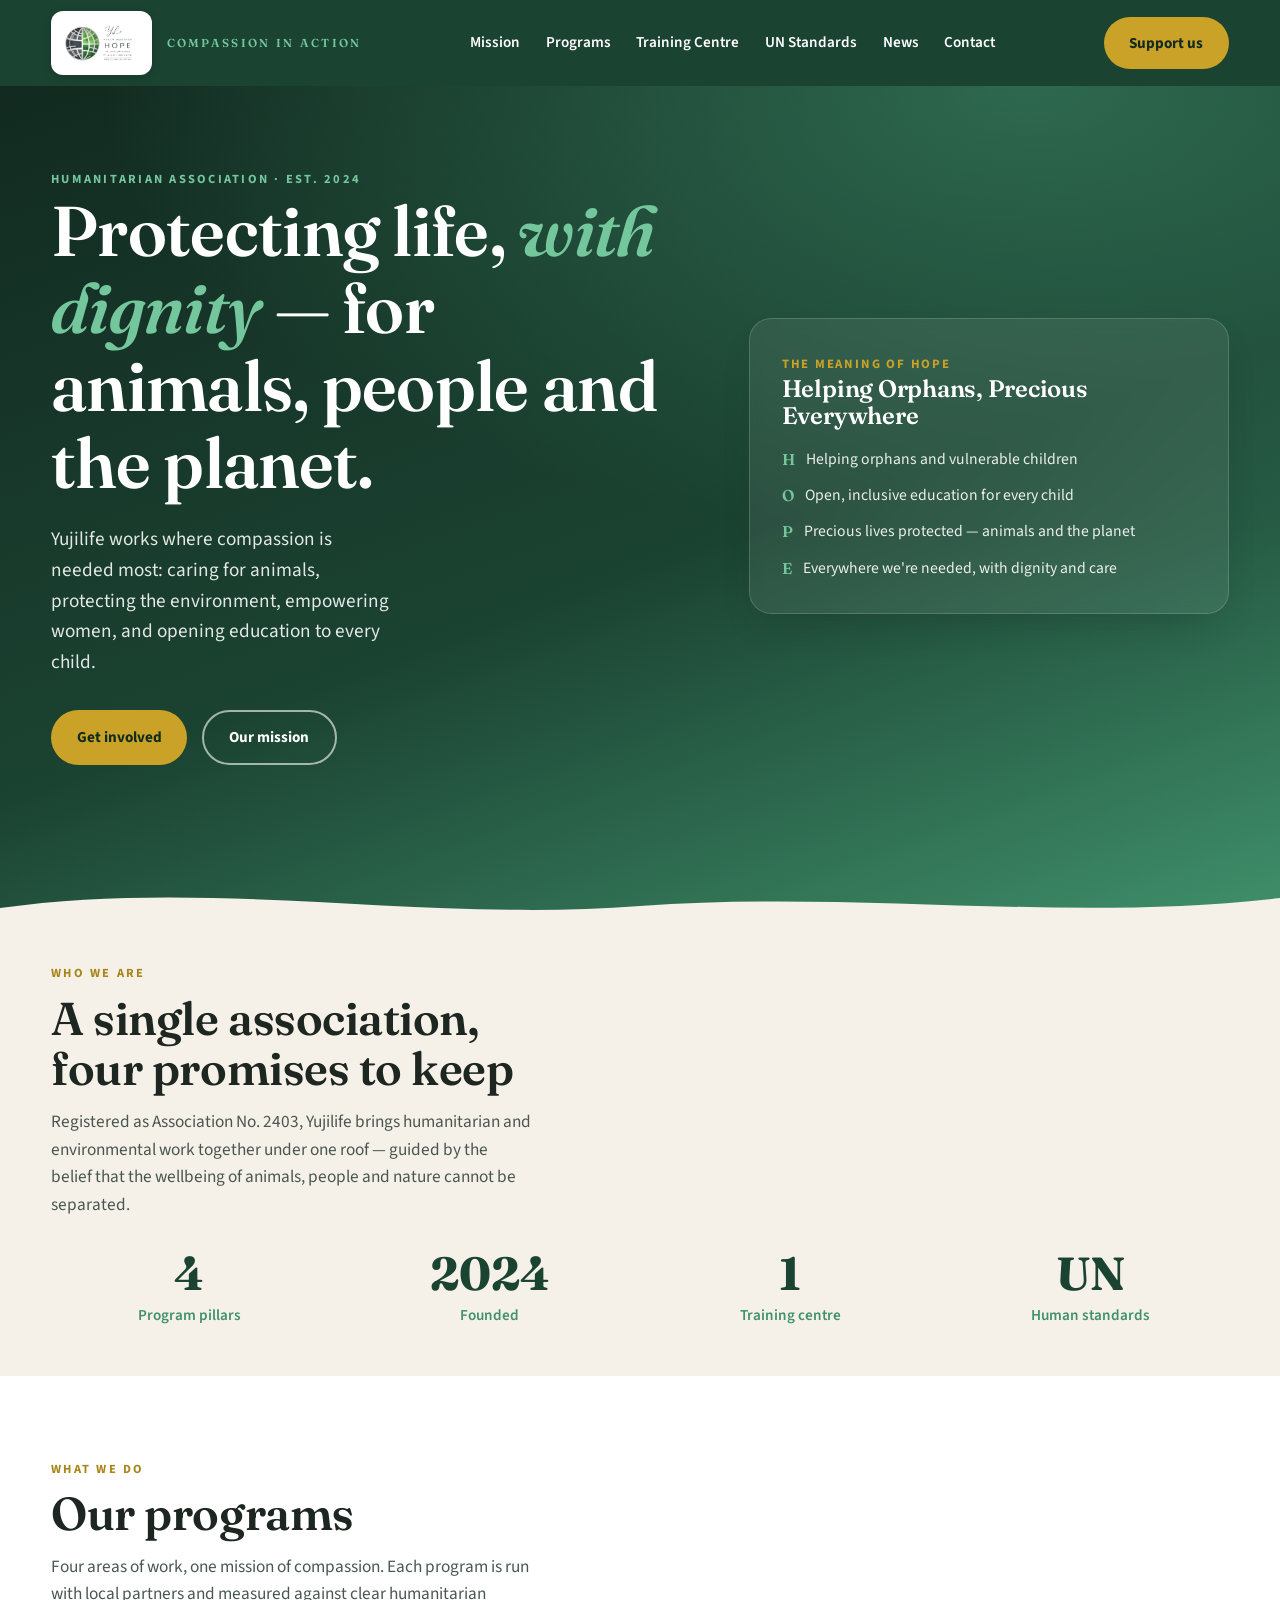
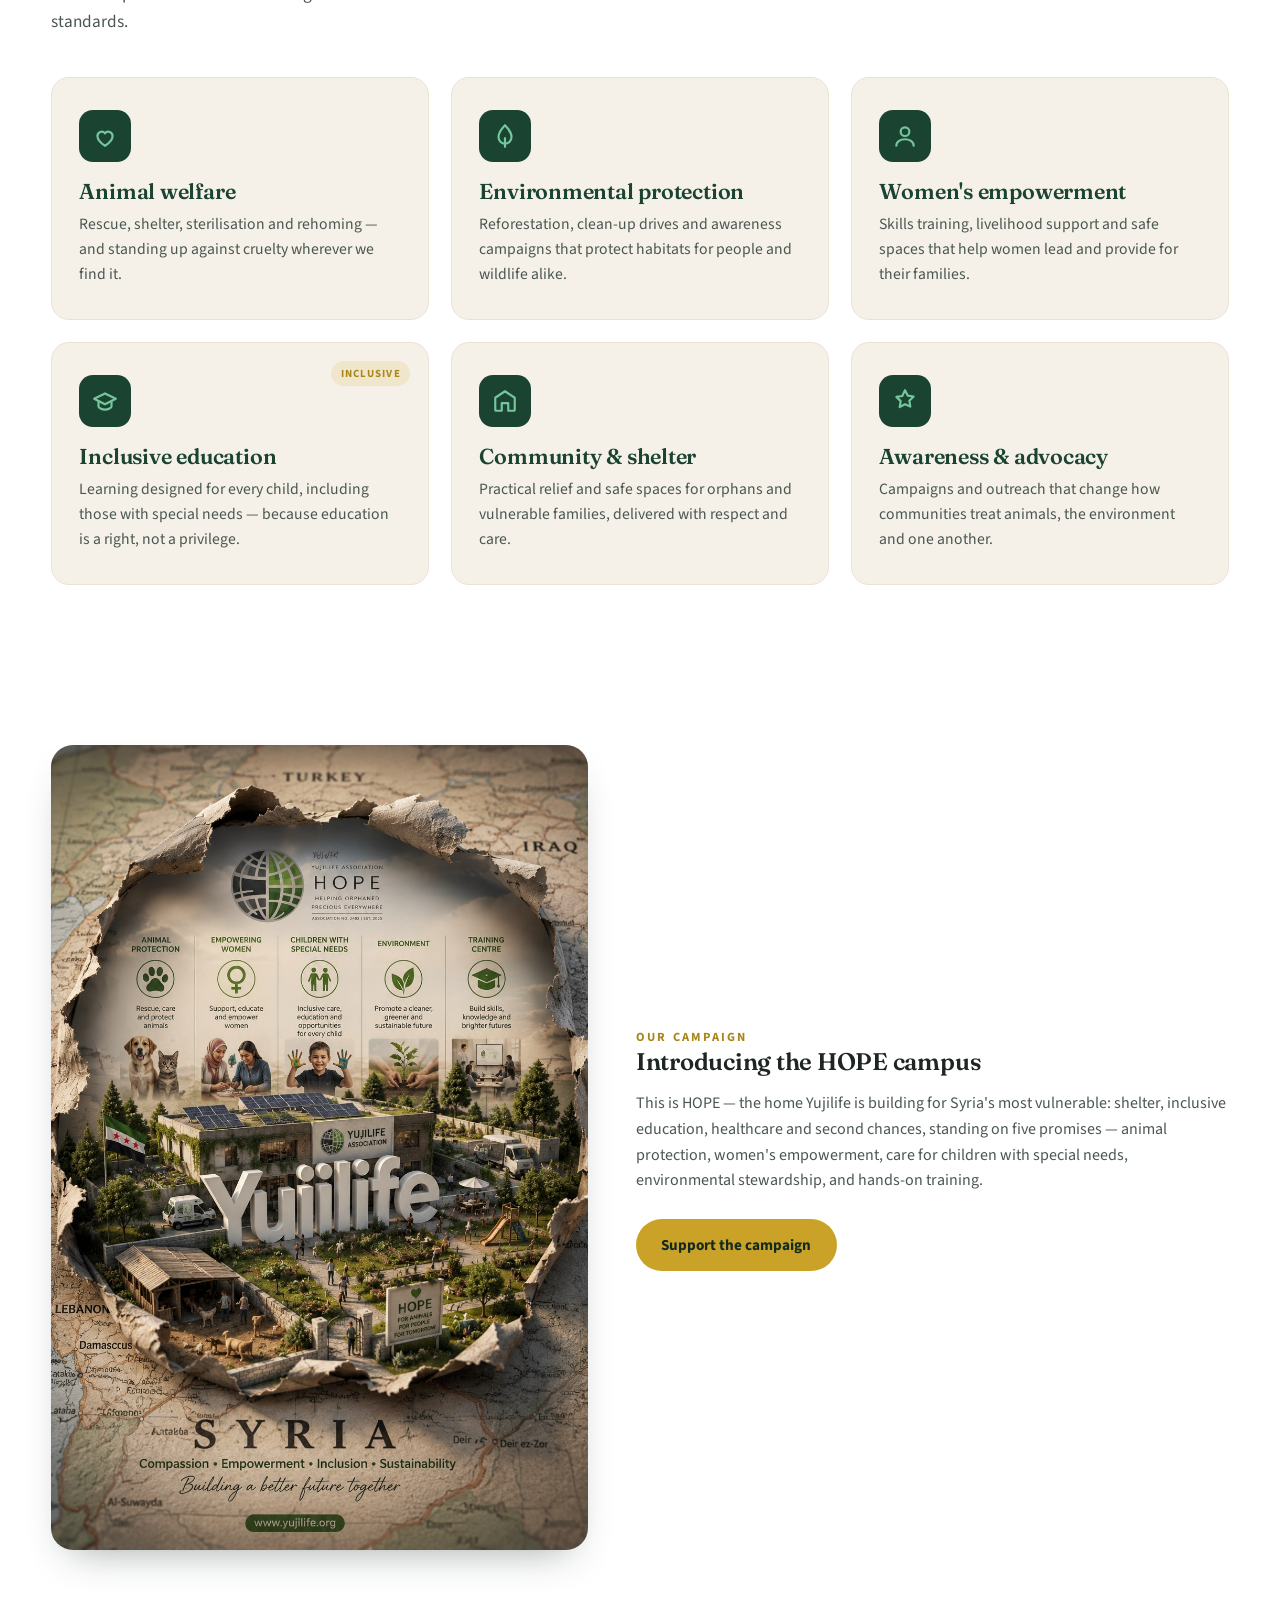
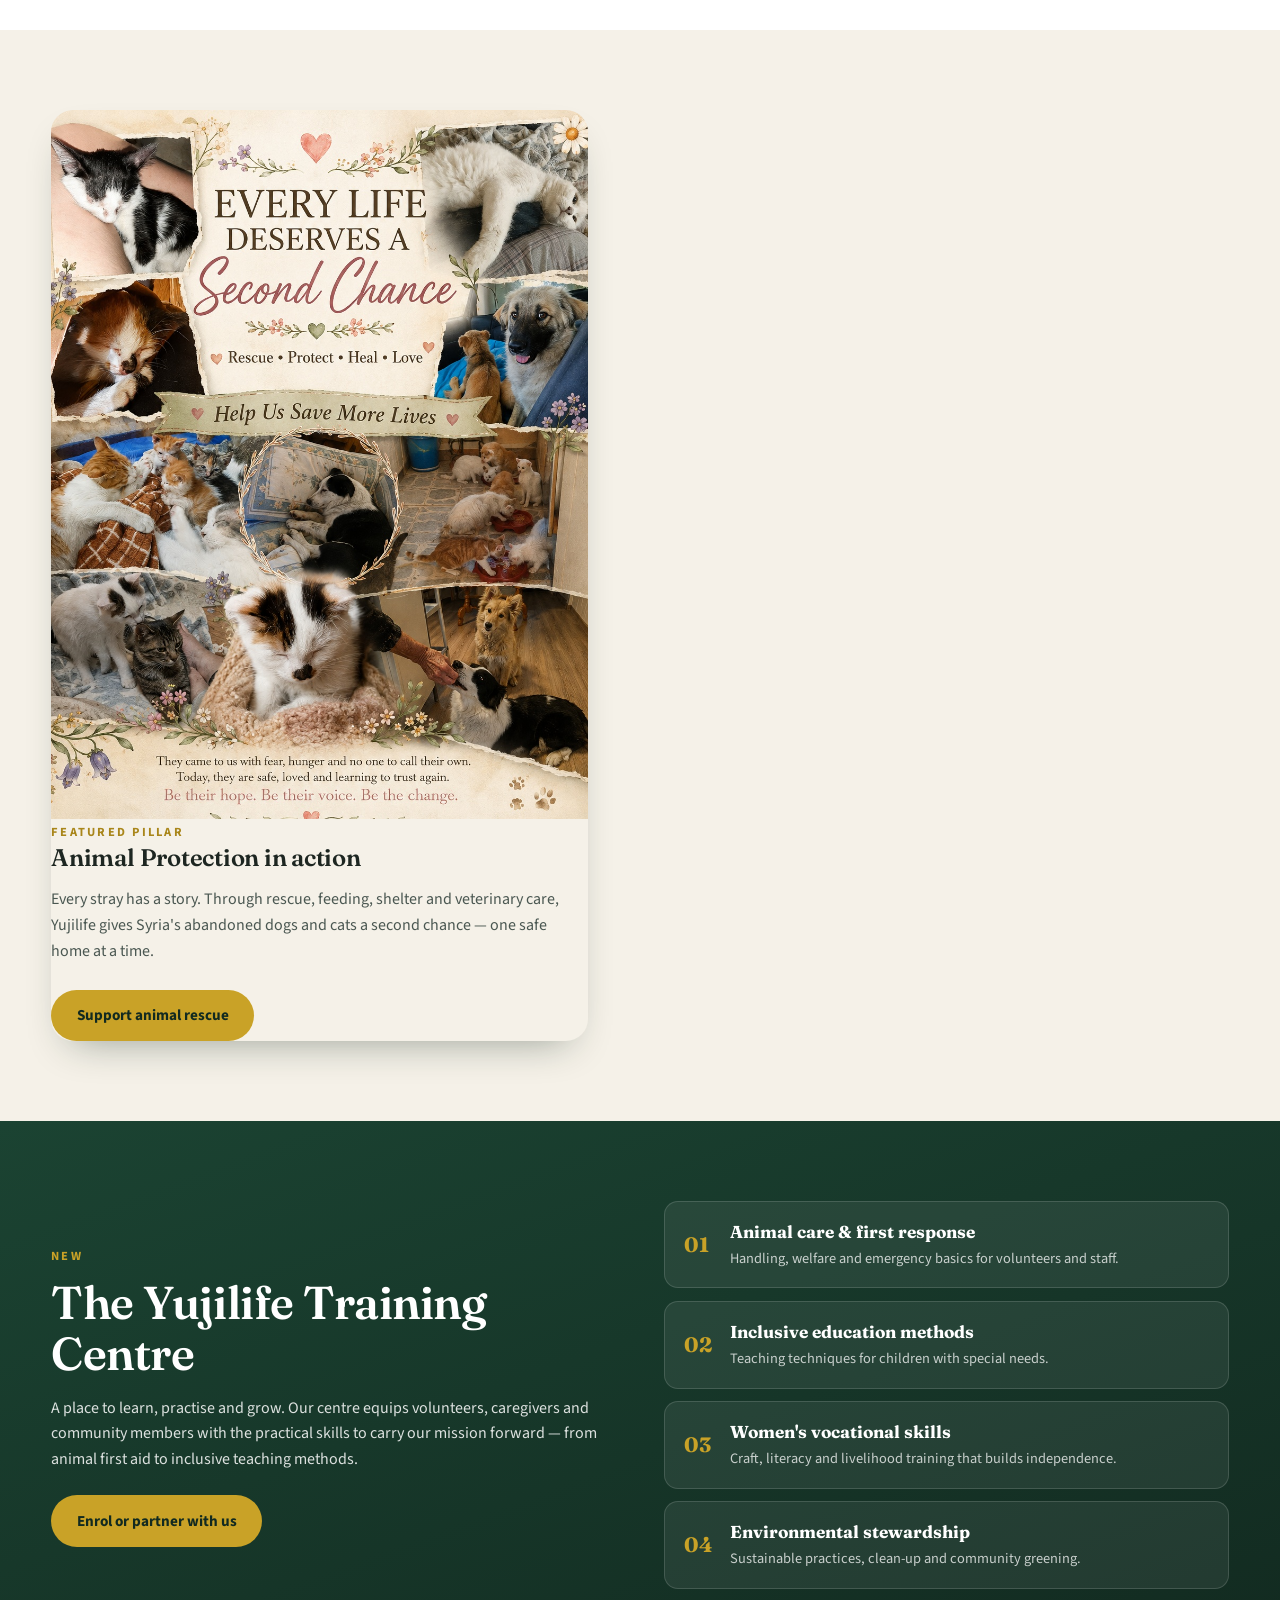
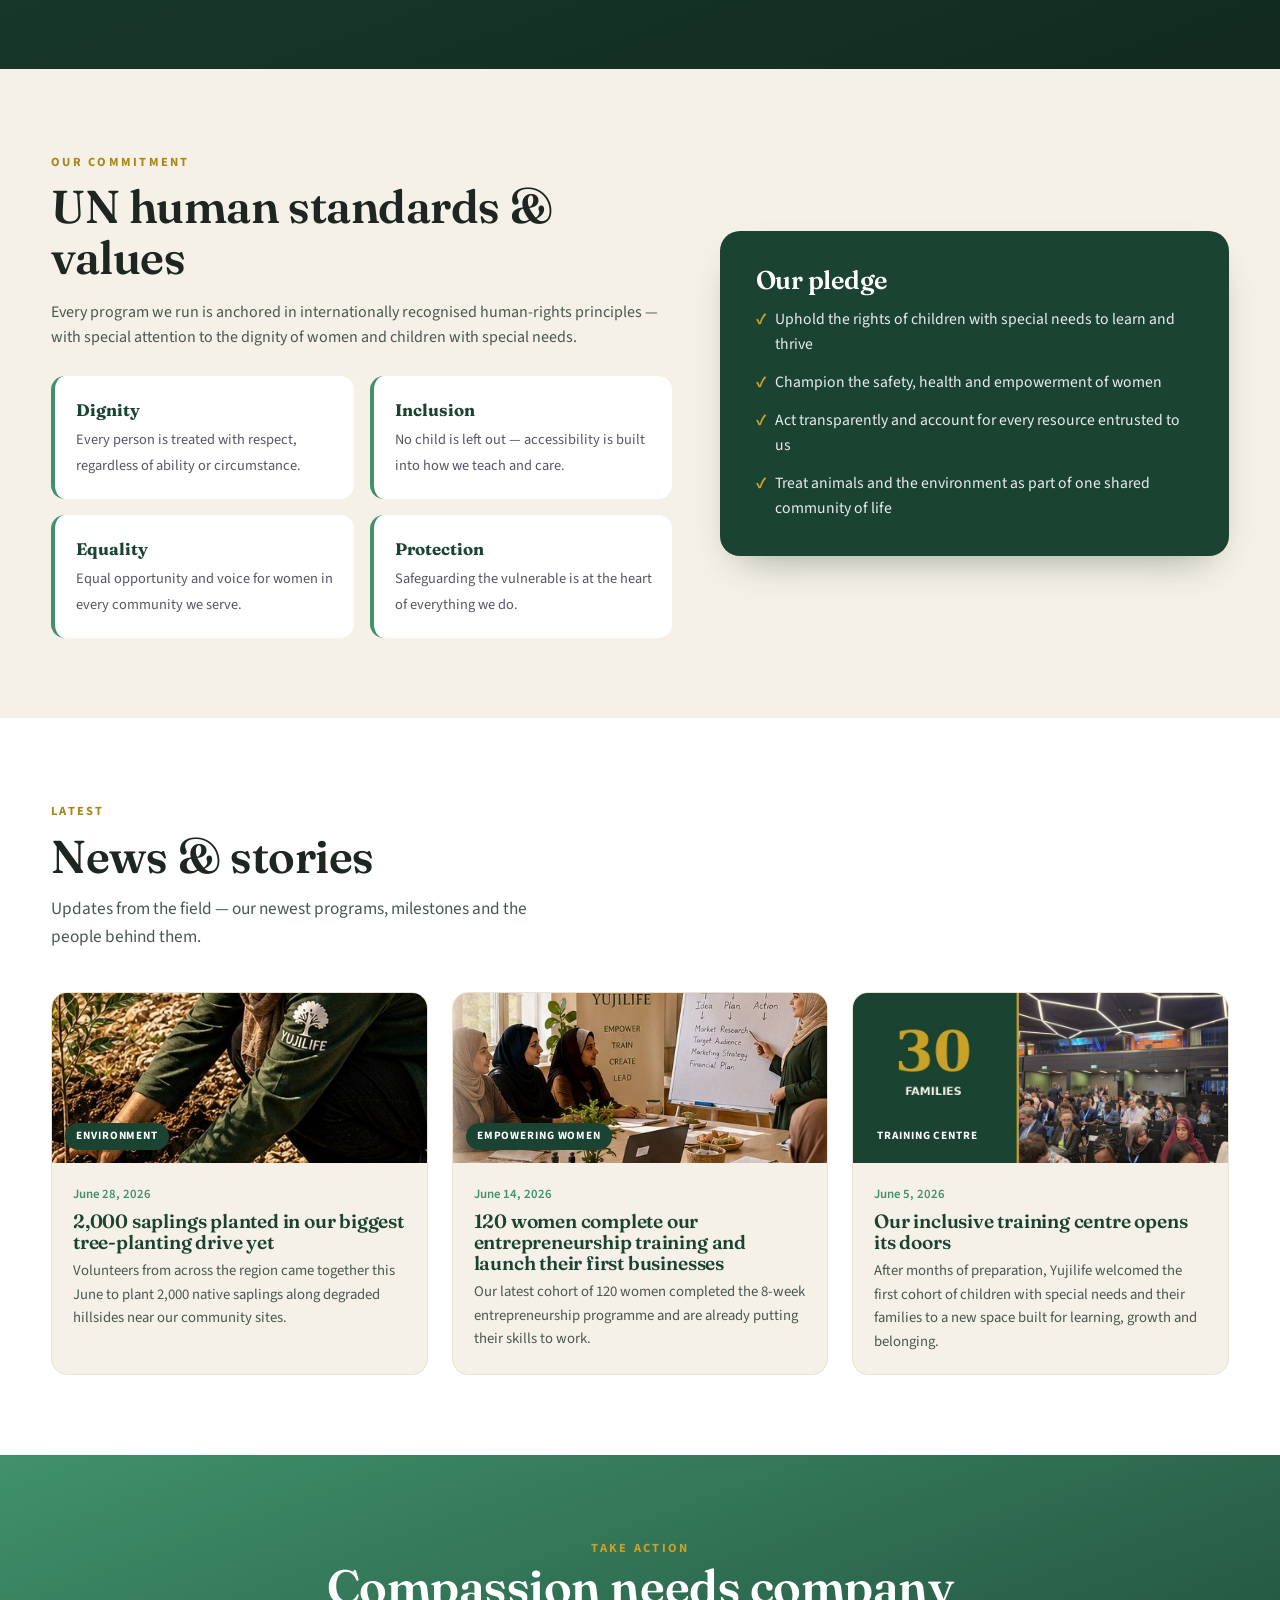
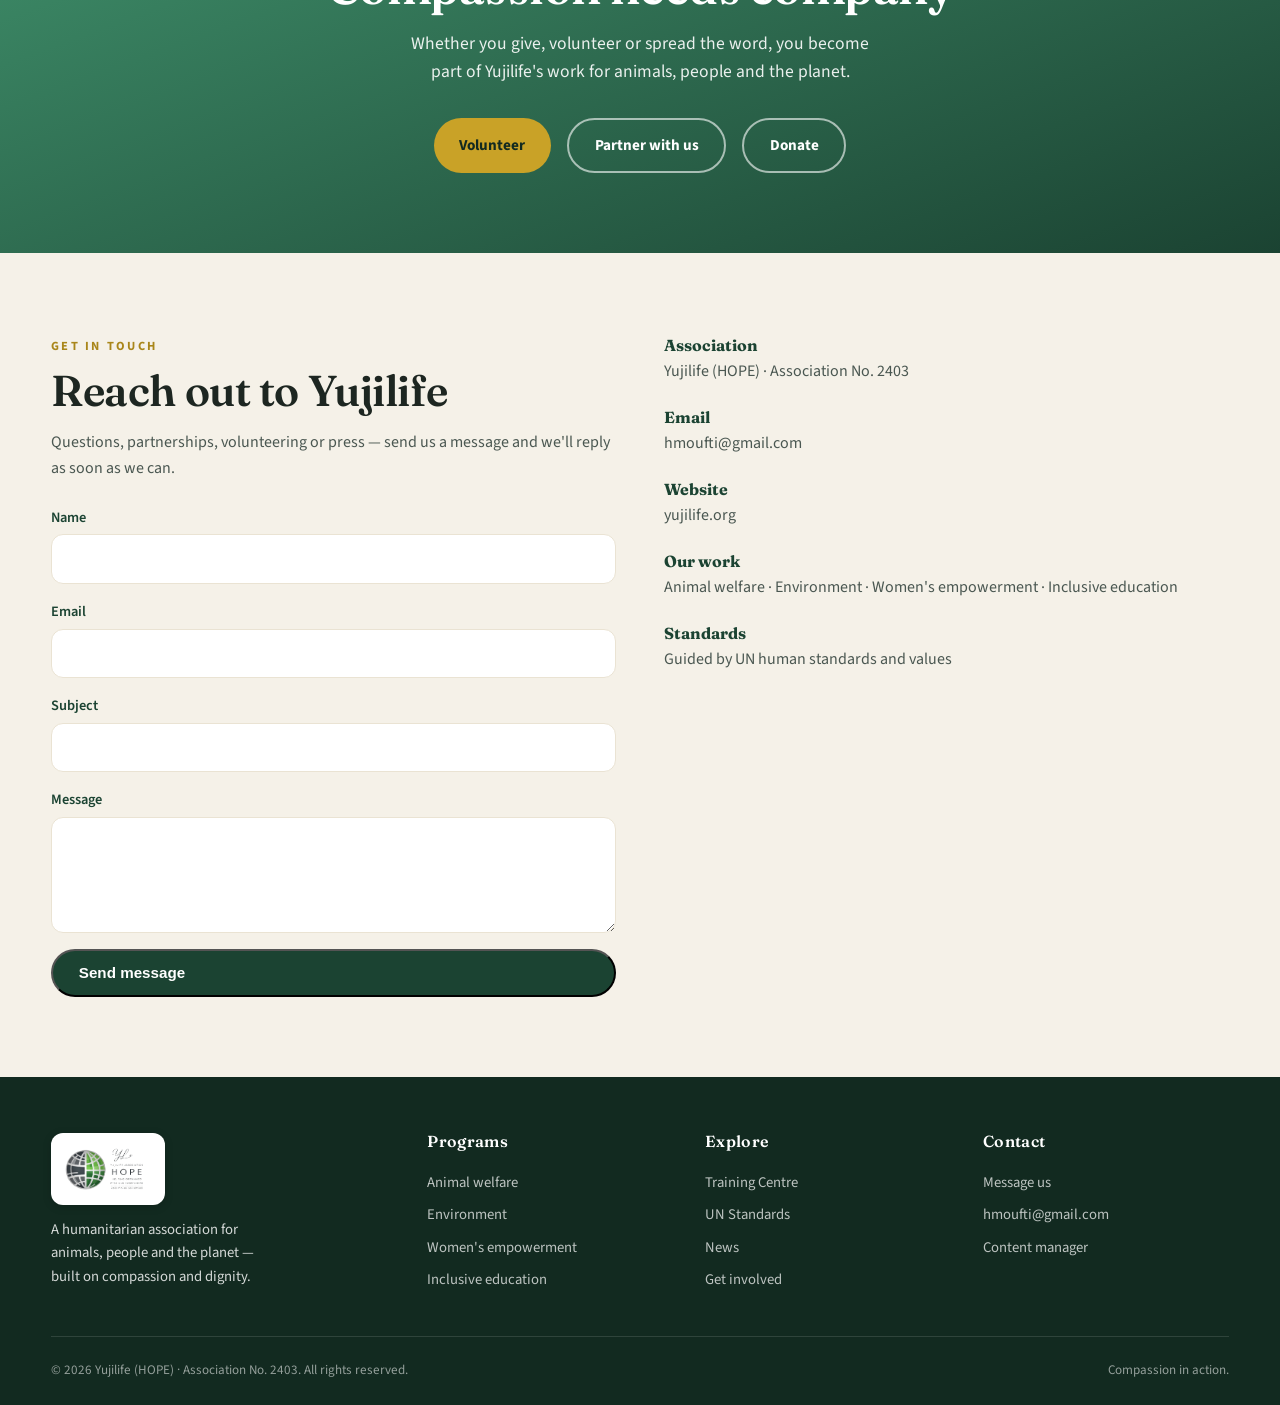
<file: index.html>
<!DOCTYPE html>
<html lang="en">
<head>
<meta charset="UTF-8">
<meta name="viewport" content="width=device-width, initial-scale=1.0">
<title>Yujilife — Compassion in action</title>
<meta name="description" content="Yujilife (HOPE) is a humanitarian association: animal welfare, environmental protection, women's empowerment, and inclusive education for children with special needs — built on UN human standards and values.">
<link rel="preconnect" href="https://fonts.googleapis.com">
<link rel="preconnect" href="https://fonts.gstatic.com" crossorigin>
<link href="https://fonts.googleapis.com/css2?family=Fraunces:opsz,wght@9..144,400;9..144,500;9..144,600;9..144,700&family=Source+Sans+3:wght@300;400;500;600;700&display=swap" rel="stylesheet">
<style>
:root{
  --forest:#1B4332;
  --forest-deep:#122A20;
  --moss:#40916C;
  --sage:#74C69D;
  --sand:#F5F1E8;
  --sand-deep:#EAE3D3;
  --gold:#C9A227;
  --gold-deep:#A9861A;
  --ink:#1D2621;
  --paper:#FFFFFF;
  --shadow:0 18px 40px -20px rgba(18,42,32,.45);
  --serif:"Fraunces",Georgia,serif;
  --sans:"Source Sans 3",system-ui,sans-serif;
}
*{box-sizing:border-box;margin:0;padding:0}
html{scroll-behavior:smooth}
body{font-family:var(--sans);color:var(--ink);background:var(--sand);line-height:1.6;-webkit-font-smoothing:antialiased}
img{max-width:100%;display:block}
a{color:inherit;text-decoration:none}
.wrap{width:min(1180px,92vw);margin-inline:auto}
h1,h2,h3,h4{font-family:var(--serif);font-weight:600;line-height:1.1;letter-spacing:-.01em}
.eyebrow{font-family:var(--sans);font-weight:700;font-size:.78rem;letter-spacing:.18em;text-transform:uppercase;color:var(--gold-deep)}

/* Buttons */
.btn{display:inline-flex;align-items:center;gap:.5rem;font-weight:700;font-size:.95rem;padding:.85rem 1.6rem;border-radius:999px;transition:transform .15s ease,box-shadow .2s ease,background .2s}
.btn:focus-visible{outline:3px solid var(--gold);outline-offset:3px}
.btn-gold{background:var(--gold);color:var(--forest-deep)}
.btn-gold:hover{background:var(--gold-deep);transform:translateY(-2px)}
.btn-ghost{border:2px solid rgba(255,255,255,.6);color:#fff}
.btn-ghost:hover{background:rgba(255,255,255,.12);transform:translateY(-2px)}
.btn-forest{background:var(--forest);color:#fff}
.btn-forest:hover{background:var(--forest-deep);transform:translateY(-2px)}

/* Header */
header{position:sticky;top:0;z-index:50;background:var(--forest);color:#fff}
.nav{display:flex;align-items:center;justify-content:space-between;padding:.7rem 0;gap:1rem}
.brand{display:flex;align-items:center;gap:.9rem;text-decoration:none}
.brand .logo{height:64px;width:auto;flex:none;background:#fff;padding:8px 12px;border-radius:12px;box-shadow:0 2px 8px rgba(0,0,0,.18)}
.brand-tag{font-family:var(--serif);font-weight:600;font-size:.72rem;letter-spacing:.2em;color:var(--sage);text-transform:uppercase}
.menu{display:flex;align-items:center;gap:1.6rem;font-weight:600;font-size:.95rem}
.menu a{padding:.3rem 0;border-bottom:2px solid transparent;transition:border-color .2s,color .2s}
.menu a:hover{border-color:var(--gold);color:var(--sage)}
.nav-cta{display:flex;align-items:center;gap:.7rem}
.burger{display:none;background:none;border:0;color:#fff;font-size:1.6rem;cursor:pointer}

/* Hero */
.hero{position:relative;background:
   radial-gradient(120% 90% at 80% 0%,rgba(64,145,108,.55),transparent 60%),
   linear-gradient(160deg,var(--forest-deep),var(--forest) 55%,var(--moss));
   color:#fff;overflow:hidden}
.hero-grid{display:grid;grid-template-columns:1.15fr .85fr;gap:3rem;align-items:center;padding:5rem 0 6.5rem}
.hero h1{font-size:clamp(2.6rem,5.5vw,4.4rem);font-weight:600}
.hero h1 em{font-style:italic;color:var(--sage)}
.hero p.lead{font-size:1.2rem;max-width:34ch;margin:1.4rem 0 2rem;color:rgba(255,255,255,.88)}
.hero-cta{display:flex;flex-wrap:wrap;gap:.9rem}
.hope-card{background:rgba(255,255,255,.08);border:1px solid rgba(255,255,255,.16);backdrop-filter:blur(6px);border-radius:22px;padding:2rem;box-shadow:var(--shadow)}
.hope-card h3{font-size:1.5rem;margin-bottom:.2rem}
.hope-card .acro{font-family:var(--sans);font-weight:700;letter-spacing:.14em;color:var(--gold);font-size:.8rem;text-transform:uppercase}
.hope-list{list-style:none;margin-top:1.1rem;display:grid;gap:.7rem}
.hope-list li{display:flex;gap:.7rem;align-items:flex-start;font-size:.98rem;color:rgba(255,255,255,.9)}
.hope-list b{color:var(--sage);font-family:var(--serif);font-weight:600}
.brush{display:block;width:100%;height:60px;color:var(--sand);margin-top:-1px}

/* Stat band */
.stats{background:var(--sand);padding:3rem 0}
.stat-grid{display:grid;grid-template-columns:repeat(4,1fr);gap:1.5rem;text-align:center}
.stat .num{font-family:var(--serif);font-weight:700;font-size:2.9rem;color:var(--forest);line-height:1}
.stat .lbl{font-weight:600;color:var(--moss);margin-top:.4rem;font-size:.95rem}

/* Section base */
section{padding:5rem 0}
.section-head{max-width:60ch;margin-bottom:2.6rem}
.section-head h2{font-size:clamp(2rem,3.6vw,2.9rem);margin:.5rem 0 .8rem}
.section-head p{color:#4a5751;font-size:1.08rem}

/* Pillars */
.pillars{background:var(--paper)}
.pillar-grid{display:grid;grid-template-columns:repeat(3,1fr);gap:1.4rem}
.pillar{position:relative;border-radius:18px;padding:2rem 1.7rem;background:var(--sand);border:1px solid var(--sand-deep);transition:transform .2s,box-shadow .2s;overflow:hidden}
.pillar:hover{transform:translateY(-4px);box-shadow:var(--shadow)}
.pillar .ic{width:52px;height:52px;border-radius:14px;display:grid;place-items:center;background:var(--forest);color:var(--sage);margin-bottom:1.1rem}
.pillar h3{font-size:1.35rem;margin-bottom:.5rem;color:var(--forest)}
.pillar p{color:#4a5751;font-size:.98rem}
.pillar .tag{position:absolute;top:1.1rem;right:1.1rem;font-size:.68rem;font-weight:700;letter-spacing:.1em;text-transform:uppercase;color:var(--gold-deep);background:rgba(201,162,39,.14);padding:.25rem .6rem;border-radius:999px}

/* Campaign poster */
.campaign{background:var(--paper)}
.campaign-grid{display:grid;grid-template-columns:.95fr 1.05fr;gap:3rem;align-items:center}
.campaign-media{border-radius:22px;overflow:hidden;box-shadow:var(--shadow);background:var(--sand)}
.campaign-media img{width:100%;height:auto;display:block}
.campaign-text p{color:#4a5751;margin:1rem 0 1.6rem}

/* Training centre feature */
.training{background:linear-gradient(160deg,var(--forest),var(--forest-deep));color:#fff}
.training-grid{display:grid;grid-template-columns:1fr 1fr;gap:3rem;align-items:center}
.training h2{font-size:clamp(2rem,3.6vw,2.9rem);margin:.6rem 0 1rem}
.training p{color:rgba(255,255,255,.85);margin-bottom:1.4rem}
.course-list{display:grid;gap:.8rem}
.course{display:flex;gap:1rem;align-items:center;background:rgba(255,255,255,.07);border:1px solid rgba(255,255,255,.14);border-radius:14px;padding:1rem 1.2rem}
.course .n{font-family:var(--serif);font-weight:700;color:var(--gold);font-size:1.3rem;flex:none;width:2ch}
.course b{display:block;font-family:var(--serif);font-size:1.08rem}
.course span{font-size:.9rem;color:rgba(255,255,255,.75)}

/* UN standards */
.standards{background:var(--sand)}
.std-grid{display:grid;grid-template-columns:1.1fr .9fr;gap:3rem;align-items:center}
.principles{display:grid;grid-template-columns:1fr 1fr;gap:1rem}
.principle{background:var(--paper);border-radius:14px;padding:1.3rem;border-left:4px solid var(--moss)}
.principle b{font-family:var(--serif);color:var(--forest);font-size:1.05rem;display:block;margin-bottom:.2rem}
.principle span{font-size:.9rem;color:#556;}
.pledge{background:var(--forest);color:#fff;border-radius:20px;padding:2.2rem;box-shadow:var(--shadow)}
.pledge h3{font-size:1.6rem;margin-bottom:.8rem}
.pledge ul{list-style:none;display:grid;gap:.8rem}
.pledge li{display:flex;gap:.6rem;align-items:flex-start;color:rgba(255,255,255,.9);font-size:.98rem}
.pledge li::before{content:"✓";color:var(--gold);font-weight:800}

/* News */
.news{background:var(--paper)}
.news-grid{display:grid;grid-template-columns:repeat(3,1fr);gap:1.5rem}
.card{background:var(--sand);border-radius:16px;overflow:hidden;border:1px solid var(--sand-deep);transition:transform .2s,box-shadow .2s}
.card:hover{transform:translateY(-4px);box-shadow:var(--shadow)}
.card .ph{height:170px;background:linear-gradient(135deg,var(--moss),var(--sage));position:relative}
.card .cat{position:absolute;bottom:.8rem;left:.8rem;background:var(--forest);color:#fff;font-size:.7rem;font-weight:700;letter-spacing:.08em;text-transform:uppercase;padding:.3rem .7rem;border-radius:999px}
.card .body{padding:1.3rem}
.card .date{font-size:.8rem;color:var(--moss);font-weight:600}
.card h3{font-size:1.2rem;margin:.4rem 0;color:var(--forest)}
.card p{font-size:.92rem;color:#4a5751}

/* Act CTA */
.act{background:linear-gradient(160deg,var(--moss),var(--forest));color:#fff;text-align:center}
.act h2{font-size:clamp(2rem,4vw,3rem);margin-bottom:1rem}
.act p{max-width:52ch;margin:0 auto 2rem;color:rgba(255,255,255,.9);font-size:1.1rem}
.act-row{display:flex;gap:1rem;justify-content:center;flex-wrap:wrap}

/* Contact */
.contact{background:var(--sand)}
.contact-grid{display:grid;grid-template-columns:1fr 1fr;gap:3rem}
.contact form{display:grid;gap:1rem}
.field{display:grid;gap:.35rem}
.field label{font-weight:600;font-size:.9rem;color:var(--forest)}
.field input,.field textarea{font-family:var(--sans);font-size:1rem;padding:.8rem 1rem;border:1.5px solid var(--sand-deep);border-radius:12px;background:#fff}
.field input:focus,.field textarea:focus{outline:none;border-color:var(--moss)}
.info-block{display:grid;gap:1.3rem;align-content:start}
.info-item b{font-family:var(--serif);color:var(--forest);display:block}
.info-item span{color:#4a5751}

/* Footer */
footer{background:var(--forest-deep);color:rgba(255,255,255,.82);padding:3.5rem 0 1.5rem}
.foot-grid{display:grid;grid-template-columns:1.4fr 1fr 1fr 1fr;gap:2rem;margin-bottom:2.5rem}
.foot-grid h4{color:#fff;font-size:1rem;margin-bottom:1rem;letter-spacing:.02em}
.foot-grid a{display:block;padding:.28rem 0;font-size:.92rem;color:rgba(255,255,255,.72)}
.foot-grid a:hover{color:var(--sage)}
.foot-brand p{font-size:.92rem;max-width:32ch;margin-top:.8rem}
.foot-bottom{border-top:1px solid rgba(255,255,255,.12);padding-top:1.4rem;display:flex;justify-content:space-between;flex-wrap:wrap;gap:.6rem;font-size:.82rem;color:rgba(255,255,255,.55)}

@media(max-width:900px){
  .hero-grid,.training-grid,.std-grid,.contact-grid,.campaign-grid{grid-template-columns:1fr;gap:2rem}
  .pillar-grid,.news-grid{grid-template-columns:1fr 1fr}
  .stat-grid{grid-template-columns:1fr 1fr;gap:2rem}
  .foot-grid{grid-template-columns:1fr 1fr}
  .menu,.nav-cta .btn-forest{display:none}
  .burger{display:block}
  .menu.open{display:flex;position:absolute;top:100%;left:0;right:0;flex-direction:column;background:var(--forest);padding:1rem 6vw 1.5rem;gap:.9rem}
}
@media(max-width:560px){
  .pillar-grid,.news-grid,.principles{grid-template-columns:1fr}
  .brand .logo{height:48px;padding:5px 8px}
  .brand-tag{display:none}
}
@media(prefers-reduced-motion:reduce){*{transition:none!important;scroll-behavior:auto}}
</style>
</head>
<body>

<header>
 <div class="wrap nav">
  <a class="brand" href="#top">
   <img class="logo" src="logo-transparent.png" alt="YUJILIFE Association — HOPE: Helping Orphaned Precious Everywhere">
   <span class="brand-tag">Compassion in action</span>
  </a>
  <nav class="menu" id="menu">
   <a href="#mission">Mission</a>
   <a href="#pillars">Programs</a>
   <a href="#training">Training Centre</a>
   <a href="#standards">UN Standards</a>
   <a href="#news">News</a>
   <a href="#contact">Contact</a>
  </nav>
  <div class="nav-cta">
   <a class="btn btn-gold" href="#act">Support us</a>
   <button class="burger" aria-label="Toggle menu" onclick="document.getElementById('menu').classList.toggle('open')">☰</button>
  </div>
 </div>
</header>

<main id="top">

<!-- HERO -->
<section class="hero" style="padding:0">
 <div class="wrap hero-grid">
  <div>
   <span class="eyebrow" style="color:var(--sage)">Humanitarian association · Est. 2024</span>
   <h1>Protecting life, <em>with dignity</em> — for animals, people and the planet.</h1>
   <p class="lead">Yujilife works where compassion is needed most: caring for animals, protecting the environment, empowering women, and opening education to every child.</p>
   <div class="hero-cta">
    <a class="btn btn-gold" href="#act">Get involved</a>
    <a class="btn btn-ghost" href="#mission">Our mission</a>
   </div>
  </div>
 <aside class="hope-card">
   <span class="acro">The meaning of HOPE</span>
   <h3>Helping Orphans, Precious Everywhere</h3>
   <ul class="hope-list">
    <li><b>H</b><span>Helping orphans and vulnerable children</span></li>
    <li><b>O</b><span>Open, inclusive education for every child</span></li>
    <li><b>P</b><span>Precious lives protected — animals and the planet</span></li>
    <li><b>E</b><span>Everywhere we're needed, with dignity and care</span></li>
   </ul>
  </aside>
 </div>
 <svg class="brush" viewBox="0 0 1440 60" preserveAspectRatio="none" aria-hidden="true">
  <path fill="currentColor" d="M0,40 C240,10 480,55 720,38 C960,22 1200,55 1440,30 L1440,60 L0,60 Z"/>
 </svg>
</section>

<!-- STATS -->
<section class="stats" id="mission" style="padding-top:2rem">
 <div class="wrap">
  <div class="section-head" style="margin-bottom:2rem">
   <span class="eyebrow">Who we are</span>
   <h2>A single association, four promises to keep</h2>
   <p>Registered as Association No. 2403, Yujilife brings humanitarian and environmental work together under one roof — guided by the belief that the wellbeing of animals, people and nature cannot be separated.</p>
  </div>
  <div class="stat-grid">
   <div class="stat"><div class="num">4</div><div class="lbl">Program pillars</div></div>
   <div class="stat"><div class="num">2024</div><div class="lbl">Founded</div></div>
   <div class="stat"><div class="num">1</div><div class="lbl">Training centre</div></div>
   <div class="stat"><div class="num">UN</div><div class="lbl">Human standards</div></div>
  </div>
 </div>
</section>

<!-- PILLARS -->
<section class="pillars" id="pillars">
 <div class="wrap">
  <div class="section-head">
   <span class="eyebrow">What we do</span>
   <h2>Our programs</h2>
   <p>Four areas of work, one mission of compassion. Each program is run with local partners and measured against clear humanitarian standards.</p>
  </div>
  <div class="pillar-grid">
   <article class="pillar">
    <div class="ic">
     <svg width="26" height="26" viewBox="0 0 24 24" fill="none" stroke="currentColor" stroke-width="2" stroke-linecap="round"><path d="M12 21c-4-2.5-7-5.5-7-9a4 4 0 0 1 7-2.6A4 4 0 0 1 19 12c0 3.5-3 6.5-7 9z"/></svg>
    </div>
    <h3>Animal welfare</h3>
    <p>Rescue, shelter, sterilisation and rehoming — and standing up against cruelty wherever we find it.</p>
   </article>
   <article class="pillar">
    <div class="ic">
     <svg width="26" height="26" viewBox="0 0 24 24" fill="none" stroke="currentColor" stroke-width="2" stroke-linecap="round" stroke-linejoin="round"><path d="M12 2C8 6 6 9 6 13a6 6 0 0 0 12 0c0-4-2-7-6-11z"/><path d="M12 22v-8"/></svg>
    </div>
    <h3>Environmental protection</h3>
    <p>Reforestation, clean-up drives and awareness campaigns that protect habitats for people and wildlife alike.</p>
   </article>
   <article class="pillar">
    <div class="ic">
     <svg width="26" height="26" viewBox="0 0 24 24" fill="none" stroke="currentColor" stroke-width="2" stroke-linecap="round" stroke-linejoin="round"><circle cx="12" cy="8" r="4"/><path d="M4 21c0-4 4-6 8-6s8 2 8 6"/></svg>
    </div>
    <h3>Women's empowerment</h3>
    <p>Skills training, livelihood support and safe spaces that help women lead and provide for their families.</p>
   </article>
   <article class="pillar">
    <span class="tag">Inclusive</span>
    <div class="ic">
     <svg width="26" height="26" viewBox="0 0 24 24" fill="none" stroke="currentColor" stroke-width="2" stroke-linecap="round" stroke-linejoin="round"><path d="M22 10L12 5 2 10l10 5 10-5z"/><path d="M6 12v5c0 1 3 3 6 3s6-2 6-3v-5"/></svg>
    </div>
    <h3>Inclusive education</h3>
    <p>Learning designed for every child, including those with special needs — because education is a right, not a privilege.</p>
   </article>
   <article class="pillar">
    <div class="ic">
     <svg width="26" height="26" viewBox="0 0 24 24" fill="none" stroke="currentColor" stroke-width="2" stroke-linecap="round" stroke-linejoin="round"><path d="M3 9l9-6 9 6v11a1 1 0 0 1-1 1h-5v-7H9v7H4a1 1 0 0 1-1-1z"/></svg>
    </div>
    <h3>Community & shelter</h3>
    <p>Practical relief and safe spaces for orphans and vulnerable families, delivered with respect and care.</p>
   </article>
   <article class="pillar">
    <div class="ic">
     <svg width="26" height="26" viewBox="0 0 24 24" fill="none" stroke="currentColor" stroke-width="2" stroke-linecap="round" stroke-linejoin="round"><path d="M12 2l2.5 5 5.5.8-4 3.9.9 5.5L12 15l-4.9 2.6.9-5.5-4-3.9 5.5-.8z"/></svg>
    </div>
    <h3>Awareness & advocacy</h3>
    <p>Campaigns and outreach that change how communities treat animals, the environment and one another.</p>
   </article>
  </div>
 </div>
</section>

<!-- CAMPAIGN POSTER -->
<section class="campaign" id="campaign">
 <div class="wrap campaign-grid">
  <div class="campaign-media">
   <img src="hope-campaign-poster.jpg" alt="Yujilife Association HOPE campaign poster: a 3D model of the HOPE campus rising through a torn map of Syria, surrounded by icons for animal protection, women's empowerment, inclusive education for children with special needs, environmental care, and the training centre." loading="lazy">
  </div>
  <div class="campaign-text">
   <span class="eyebrow">Our campaign</span>
   <h2>Introducing the HOPE campus</h2>
   <p>This is HOPE — the home Yujilife is building for Syria's most vulnerable: shelter, inclusive education, healthcare and second chances, standing on five promises — animal protection, women's empowerment, care for children with special needs, environmental stewardship, and hands-on training.</p>
   <a class="btn btn-gold" href="#act">Support the campaign</a>
  </div>
 </div>
</section>
<!-- ANIMAL PROTECTION POSTER -->
<section class="campaign" id="campaign-animal" style="background:var(--sand)">
 <div class="wrap campaign-grid">
  <div class="campaign-media">
  <img src="Animal Protection in action.jpg" alt="Yujilife Association Animal Protection poster: a 3D miniature model of the HOPE campus filled with rescued dogs and cats, rising through a torn map of Syria, with a goals board listing rescue, care, education, empowerment and training." loading="lazy">
  <div class="campaign-text">
   <span class="eyebrow">Featured pillar</span>
   <h2>Animal Protection in action</h2>
   <p>Every stray has a story. Through rescue, feeding, shelter and veterinary care, Yujilife gives Syria's abandoned dogs and cats a second chance — one safe home at a time.</p>
   <a class="btn btn-gold" href="#act">Support animal rescue</a>
  </div>
 </div>
</section>
<!-- TRAINING CENTRE -->
<section class="training" id="training">
 <div class="wrap training-grid">
  <div>
   <span class="eyebrow" style="color:var(--gold)">New</span>
   <h2>The Yujilife Training Centre</h2>
   <p>A place to learn, practise and grow. Our centre equips volunteers, caregivers and community members with the practical skills to carry our mission forward — from animal first aid to inclusive teaching methods.</p>
   <a class="btn btn-gold" href="#contact">Enrol or partner with us</a>
  </div>
  <div class="course-list">
   <div class="course"><span class="n">01</span><div><b>Animal care & first response</b><span>Handling, welfare and emergency basics for volunteers and staff.</span></div></div>
   <div class="course"><span class="n">02</span><div><b>Inclusive education methods</b><span>Teaching techniques for children with special needs.</span></div></div>
   <div class="course"><span class="n">03</span><div><b>Women's vocational skills</b><span>Craft, literacy and livelihood training that builds independence.</span></div></div>
   <div class="course"><span class="n">04</span><div><b>Environmental stewardship</b><span>Sustainable practices, clean-up and community greening.</span></div></div>
  </div>
 </div>
</section>

<!-- UN STANDARDS -->
<section class="standards" id="standards">
 <div class="wrap std-grid">
  <div>
   <span class="eyebrow">Our commitment</span>
   <h2 style="font-size:clamp(2rem,3.6vw,2.9rem);margin:.5rem 0 1rem">UN human standards & values</h2>
   <p style="color:#4a5751;margin-bottom:1.6rem">Every program we run is anchored in internationally recognised human-rights principles — with special attention to the dignity of women and children with special needs.</p>
   <div class="principles">
    <div class="principle"><b>Dignity</b><span>Every person is treated with respect, regardless of ability or circumstance.</span></div>
    <div class="principle"><b>Inclusion</b><span>No child is left out — accessibility is built into how we teach and care.</span></div>
    <div class="principle"><b>Equality</b><span>Equal opportunity and voice for women in every community we serve.</span></div>
    <div class="principle"><b>Protection</b><span>Safeguarding the vulnerable is at the heart of everything we do.</span></div>
   </div>
  </div>
  <aside class="pledge">
   <h3>Our pledge</h3>
   <ul>
    <li>Uphold the rights of children with special needs to learn and thrive</li>
    <li>Champion the safety, health and empowerment of women</li>
    <li>Act transparently and account for every resource entrusted to us</li>
    <li>Treat animals and the environment as part of one shared community of life</li>
   </ul>
  </aside>
 </div>
</section>

<!-- NEWS -->
<section class="news" id="news">
 <div class="wrap">
  <div class="section-head">
   <span class="eyebrow">Latest</span>
   <h2>News & stories</h2>
   <p>Updates from the field — our newest programs, milestones and the people behind them.</p>
  </div>
  <div class="news-grid">
   <article class="card">
    <div class="ph"><img src="tree-planting-photo.jpg" alt="Yujilife volunteer planting a sapling in Syria" loading="lazy" style="width:100%;height:100%;object-fit:cover"><span class="cat">Environment</span></div>
    <div class="body"><div class="date">June 28, 2026</div><h3>2,000 saplings planted in our biggest tree-planting drive yet</h3><p>Volunteers from across the region came together this June to plant 2,000 native saplings along degraded hillsides near our community sites.</p></div>
   </article>
   <article class="card">
    <div class="ph"><img src="womens-empowerment-photo.jpg" alt="Yujilife entrepreneurship workshop: women reviewing a business plan together" loading="lazy" style="width:100%;height:100%;object-fit:cover"><span class="cat">Empowering Women</span></div>
    <div class="body"><div class="date">June 14, 2026</div><h3>120 women complete our entrepreneurship training and launch their first businesses</h3><p>Our latest cohort of 120 women completed the 8-week entrepreneurship programme and are already putting their skills to work.</p></div>
   </article>
   <article class="card">
    <div class="ph"><img src="news_card_thumbnail.jpg" alt="30 Families: Yujilife's Inclusive Training Centre welcomes its first cohort, with images from the AI for Good Global Summit in Geneva" loading="lazy" style="width:100%;height:100%;object-fit:cover"><span class="cat">Training Centre</span></div>
    <div class="body"><div class="date">June 5, 2026</div><h3>Our inclusive training centre opens its doors</h3><p>After months of preparation, Yujilife welcomed the first cohort of children with special needs and their families to a new space built for learning, growth and belonging.</p></div>
   </article>
  </div>
 </div>
</section>

<!-- ACT -->
<section class="act" id="act">
 <div class="wrap">
  <span class="eyebrow" style="color:var(--gold)">Take action</span>
  <h2>Compassion needs company</h2>
  <p>Whether you give, volunteer or spread the word, you become part of Yujilife's work for animals, people and the planet.</p>
  <div class="act-row">
   <a class="btn btn-gold" href="#contact">Volunteer</a>
   <a class="btn btn-ghost" href="#contact">Partner with us</a>
   <a class="btn btn-ghost" href="#contact">Donate</a>
  </div>
 </div>
</section>

<!-- CONTACT -->
<section class="contact" id="contact">
 <div class="wrap contact-grid">
  <div>
   <span class="eyebrow">Get in touch</span>
   <h2 style="font-size:clamp(2rem,3.4vw,2.7rem);margin:.5rem 0 1rem">Reach out to Yujilife</h2>
   <p style="color:#4a5751;margin-bottom:1.5rem">Questions, partnerships, volunteering or press — send us a message and we'll reply as soon as we can.</p>
   <form name="contact" method="POST" data-netlify="true" netlify-honeypot="bot-field" action="/thank-you.html">
    <input type="hidden" name="form-name" value="contact">
    <p style="display:none"><label>Don't fill this out: <input name="bot-field"></label></p>
    <div class="field"><label for="name">Name</label><input id="name" name="name" required></div>
    <div class="field"><label for="email">Email</label><input id="email" type="email" name="email" required></div>
    <div class="field"><label for="subject">Subject</label><input id="subject" name="subject"></div>
    <div class="field"><label for="message">Message</label><textarea id="message" name="message" rows="4" required></textarea></div>
    <button class="btn btn-forest" type="submit">Send message</button>
   </form>
  </div>
  <div class="info-block">
   <div class="info-item"><b>Association</b><span>Yujilife (HOPE) · Association No. 2403</span></div>
   <div class="info-item"><b>Email</b><span>hmoufti@gmail.com</span></div>
   <div class="info-item"><b>Website</b><span>yujilife.org</span></div>
   <div class="info-item"><b>Our work</b><span>Animal welfare · Environment · Women's empowerment · Inclusive education</span></div>
   <div class="info-item"><b>Standards</b><span>Guided by UN human standards and values</span></div>
  </div>
 </div>
</section>

</main>

<footer>
 <div class="wrap">
  <div class="foot-grid">
   <div class="foot-brand">
    <div class="brand">
     <img class="logo" src="logo-transparent.png" alt="YUJILIFE Association — HOPE" style="height:72px">
    </div>
    <p>A humanitarian association for animals, people and the planet — built on compassion and dignity.</p>
   </div>
   <div><h4>Programs</h4><a href="#pillars">Animal welfare</a><a href="#pillars">Environment</a><a href="#pillars">Women's empowerment</a><a href="#pillars">Inclusive education</a></div>
   <div><h4>Explore</h4><a href="#training">Training Centre</a><a href="#standards">UN Standards</a><a href="#news">News</a><a href="#act">Get involved</a></div>
   <div><h4>Contact</h4><a href="#contact">Message us</a><a href="mailto:hmoufti@gmail.com">hmoufti@gmail.com</a><a href="/admin/">Content manager</a></div>
  </div>
  <div class="foot-bottom">
   <span>© 2026 Yujilife (HOPE) · Association No. 2403. All rights reserved.</span>
   <span>Compassion in action.</span>
  </div>
 </div>
</footer>

</body>
</html>
</file>
